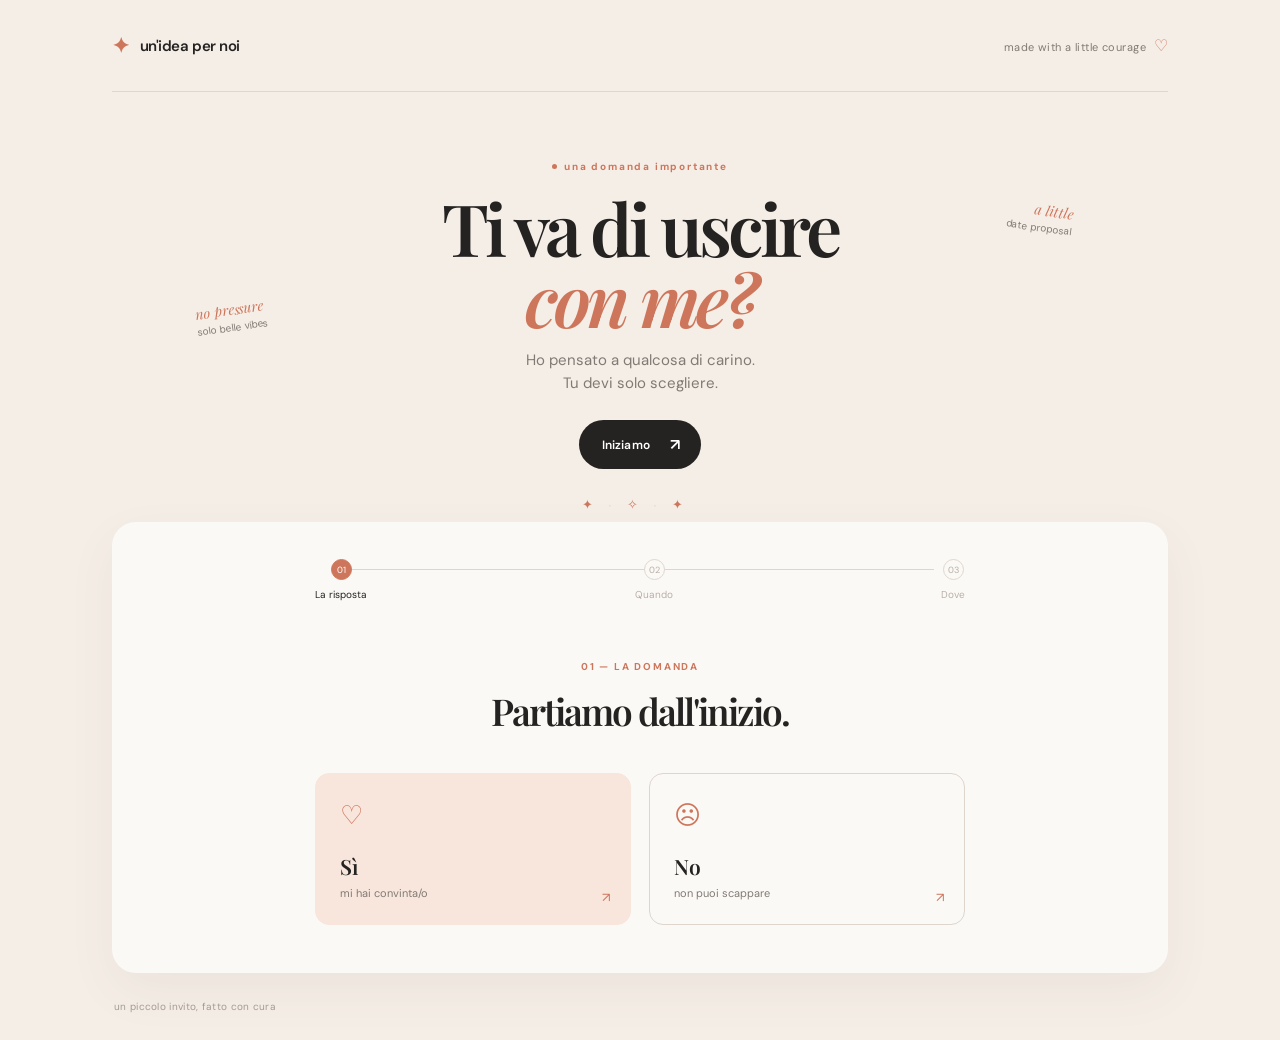
<file: index.html>
<!doctype html>
<html lang="it">
  <head>
    <meta charset="UTF-8" />
    <meta name="viewport" content="width=device-width, initial-scale=1.0" />
    <meta name="theme-color" content="#f5eee7" />
    <title>Un'idea per noi</title>
    <link rel="preconnect" href="https://fonts.googleapis.com" />
    <link rel="preconnect" href="https://fonts.gstatic.com" crossorigin />
    <link href="https://fonts.googleapis.com/css2?family=DM+Sans:wght@400;500;600;700&family=Playfair+Display:wght@500;600;700&display=swap" rel="stylesheet" />
    <link rel="stylesheet" href="style.css" />
  </head>
  <body>
    <main class="page-shell">
      <header class="topbar">
        <a class="brand" href="#" aria-label="Torna all'inizio">
          <span class="brand-mark">✦</span>
          <span>un'idea per noi</span>
        </a>
        <span class="top-note">made with a little courage <span>♡</span></span>
      </header>

      <section class="intro" id="intro">
        <div class="eyebrow"><span class="eyebrow-dot"></span> una domanda importante</div>
        <h1>Ti va di uscire<br /><em>con me?</em></h1>
        <p class="intro-copy">Ho pensato a qualcosa di carino.<br />Tu devi solo scegliere.</p>
        <button class="primary-button start-button" data-go-to="step-1">
          Iniziamo <span class="button-arrow">↗</span>
        </button>
        <div class="floating-note note-left">no pressure<br /><span>solo belle vibes</span></div>
        <div class="floating-note note-right">a little<br /><span>date proposal</span></div>
        <div class="intro-sparkles" aria-hidden="true">✦<span>·</span>✧<span>·</span>✦</div>
      </section>

      <section class="steps-panel" aria-label="Crea il tuo appuntamento">
        <div class="progress-track">
          <div class="progress-line"><span id="progress-bar"></span></div>
          <div class="progress-step active" data-step-indicator="1"><span>01</span><small>La risposta</small></div>
          <div class="progress-step" data-step-indicator="2"><span>02</span><small>Quando</small></div>
          <div class="progress-step" data-step-indicator="3"><span>03</span><small>Dove</small></div>
        </div>

        <form id="date-form">
          <section class="form-step active" id="step-1" data-step="1">
            <div class="step-heading">
              <span class="step-kicker">01 — LA DOMANDA</span>
              <h2>Partiamo dall'inizio.</h2>
           
            </div>
            <div class="answer-grid">
              <button type="button" class="answer-card answer-yes" data-answer="Sì, volentieri!">
                <span class="answer-icon">♡</span>
                <strong>Sì</strong>
                <small>mi hai convinta/o</small>
                <span class="card-corner">↗</span>
              </button>
              <button type="button" class="answer-card answer-no" data-answer="No">
                <span class="answer-icon">☹</span>
                <strong>No</strong>
                <small>non puoi scappare</small>
                <span class="card-corner">↗</span>
              </button>
            </div>
          </section>

          <section class="yes-screen" id="yes-screen">
            <div class="yes-photo-frame">
              <img src="IMG_1129.jpeg" alt="Un ricordo speciale" />
              <span class="photo-star">✦</span>
            </div>
            <span class="step-kicker">LA RISPOSTA GIUSTA</span>
            <h2>Yess! ♡</h2>
            <p>Sapevo che avresti detto di sì.<br />Adesso scegliamo il nostro momento.</p>
            <button type="button" class="primary-button" id="continue-after-yes">Scegliamo quando <span>↗</span></button>
          </section>

          <section class="form-step" id="step-2" data-step="2">
            <div class="step-heading">
              <span class="step-kicker">02 — IL MOMENTO</span>
              <h2>Scegliamo il quando.</h2>
              <p>Un momento tutto nostro, senza fretta.</p>
            </div>
            <div class="choice-grid date-grid">
              <button type="button" class="choice-card" data-date="Venerdì 15 novembre">
                <span class="choice-day">VEN</span><strong>15</strong><span>NOV</span>
                <i>perfetto per iniziare</i>
              </button>
              <button type="button" class="choice-card" data-date="Sabato 16 novembre">
                <span class="choice-day">SAB</span><strong>16</strong><span>NOV</span>
                <i>weekend mood</i>
              </button>
              <button type="button" class="choice-card" data-date="Domenica 17 novembre">
                <span class="choice-day">DOM</span><strong>17</strong><span>NOV</span>
                <i>slow sunday</i>
              </button>
            </div>
            <label class="custom-date">Oppure scegli una data diversa
              <input type="date" id="custom-date" />
            </label>
            <div class="step-actions"><button type="button" class="text-button back-button">← indietro</button><button type="button" class="primary-button next-button" data-next="3">Avanti <span>↗</span></button></div>
          </section>

          <section class="form-step" id="step-3" data-step="3">
            <div class="step-heading">
              <span class="step-kicker">03 — IL POSTO</span>
              <h2>Ho qualche idea.</h2>
              <p>Tu scegli l'atmosfera che ti va di più.</p>
            </div>
            <div class="place-grid">
              <button type="button" class="place-card" data-place="Aperitivo e passeggiata"><span class="place-emoji">🍸</span><strong>Aperitivo<br />e passeggiata</strong><small>easy &amp; chic</small><span class="radio"></span></button>
              <button type="button" class="place-card" data-place="Cena in un posticino carino"><span class="place-emoji">🍝</span><strong>Cena in un<br />posticino carino</strong><small>good food, good mood</small><span class="radio"></span></button>
              <button type="button" class="place-card" data-place="Giro a Milano"><span class="place-emoji">🌆</span><strong>Giro<br />a Milano</strong><small>city lights &amp; good vibes</small><span class="radio"></span></button>
            </div>
            <div class="step-actions"><button type="button" class="text-button back-button">← indietro</button><button type="submit" class="primary-button">Conferma l'idea <span>↗</span></button></div>
          </section>
        </form>

        <section class="success-screen" id="success-screen">
          <div class="success-flower">✦</div>
          <span class="step-kicker">INVITO PRONTO</span>
          <h2>Allora è un appuntamento.</h2>
          <div class="summary-card">
            <span id="summary-answer">Sì, volentieri!</span>
            <strong id="summary-date">Sabato 16 novembre</strong>
            <span id="summary-place">Cena in un posticino carino</span>
          </div>
          <div class="success-actions">
            <button type="button" class="primary-button" id="whatsapp-button">Invia su WhatsApp <span>↗</span></button>
            <button type="button" class="text-button" id="restart-button">ricomincia</button>
          </div>
        </section>
      </section>

      <footer><span>un piccolo invito, fatto con cura</span></footer>
    </main>
    <div class="confetti" id="confetti" aria-hidden="true"></div>
    <script src="script.js"></script>
  </body>
</html>
</file>
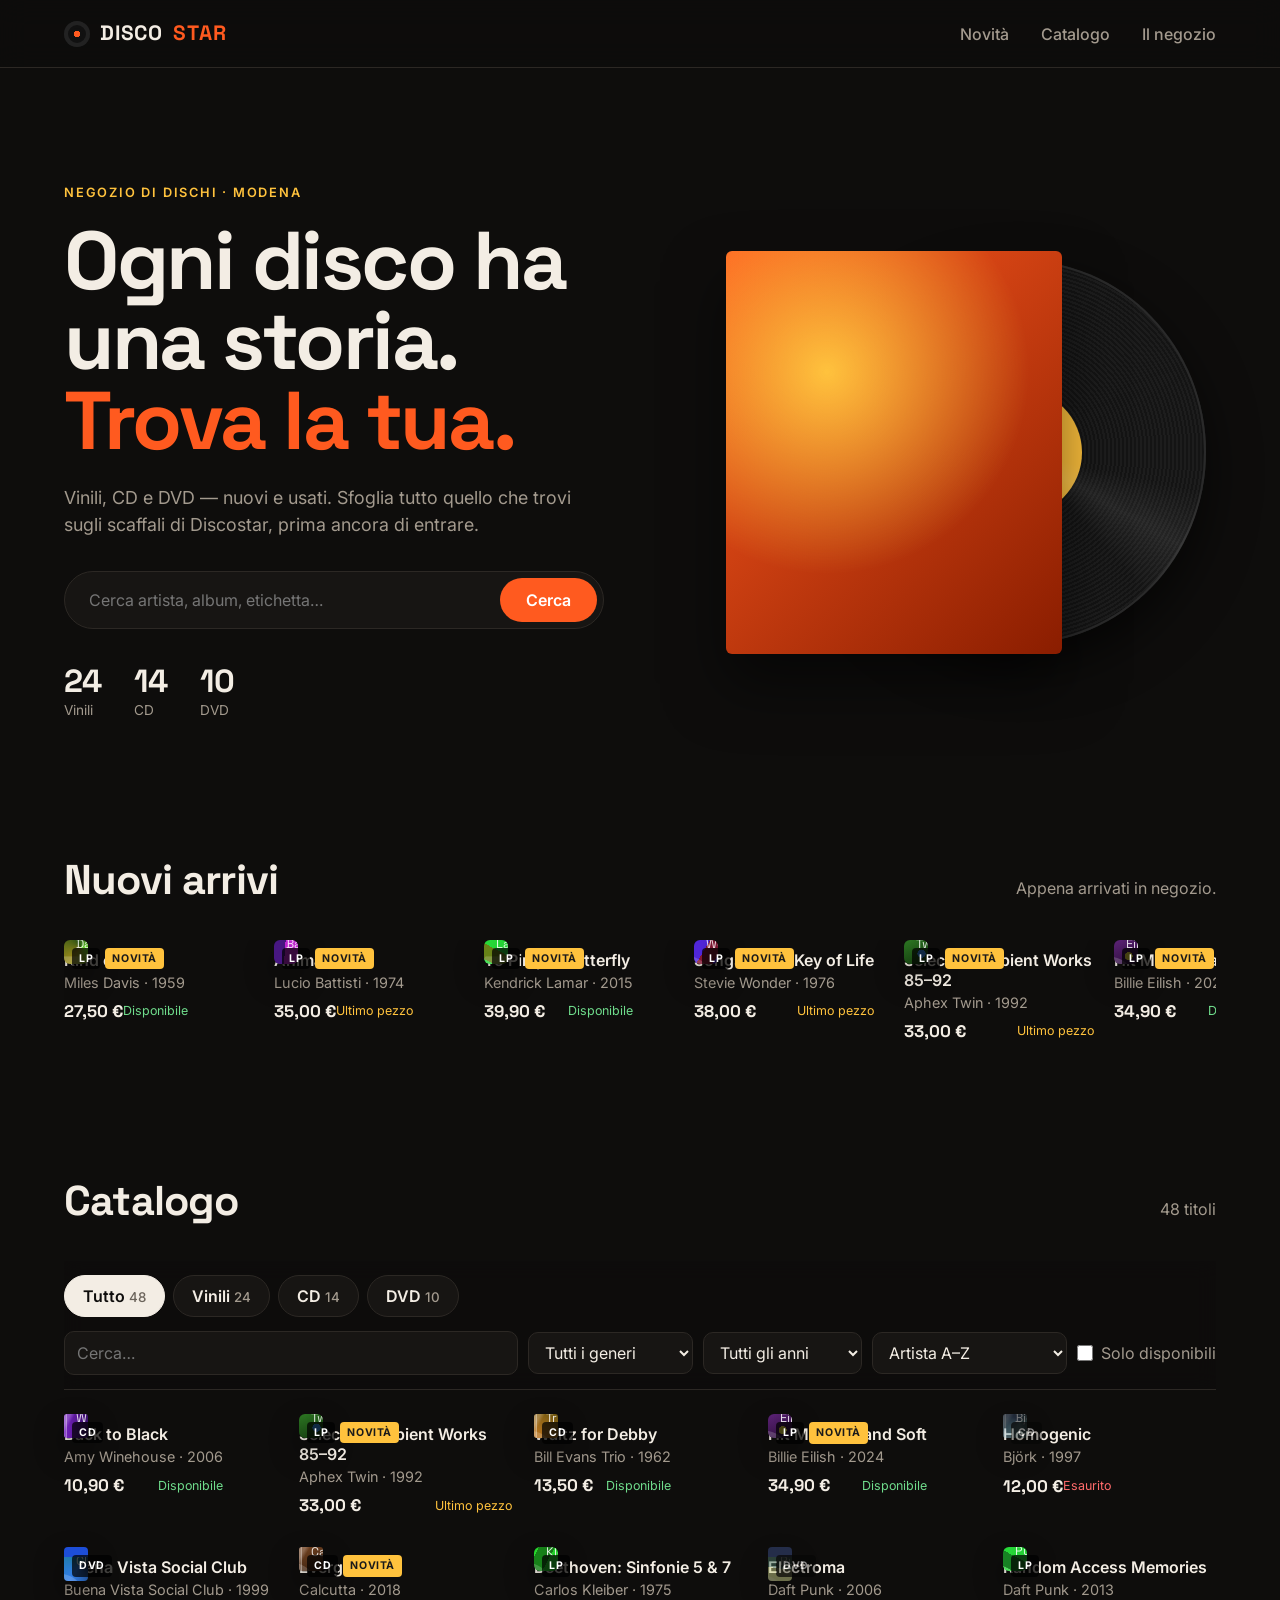
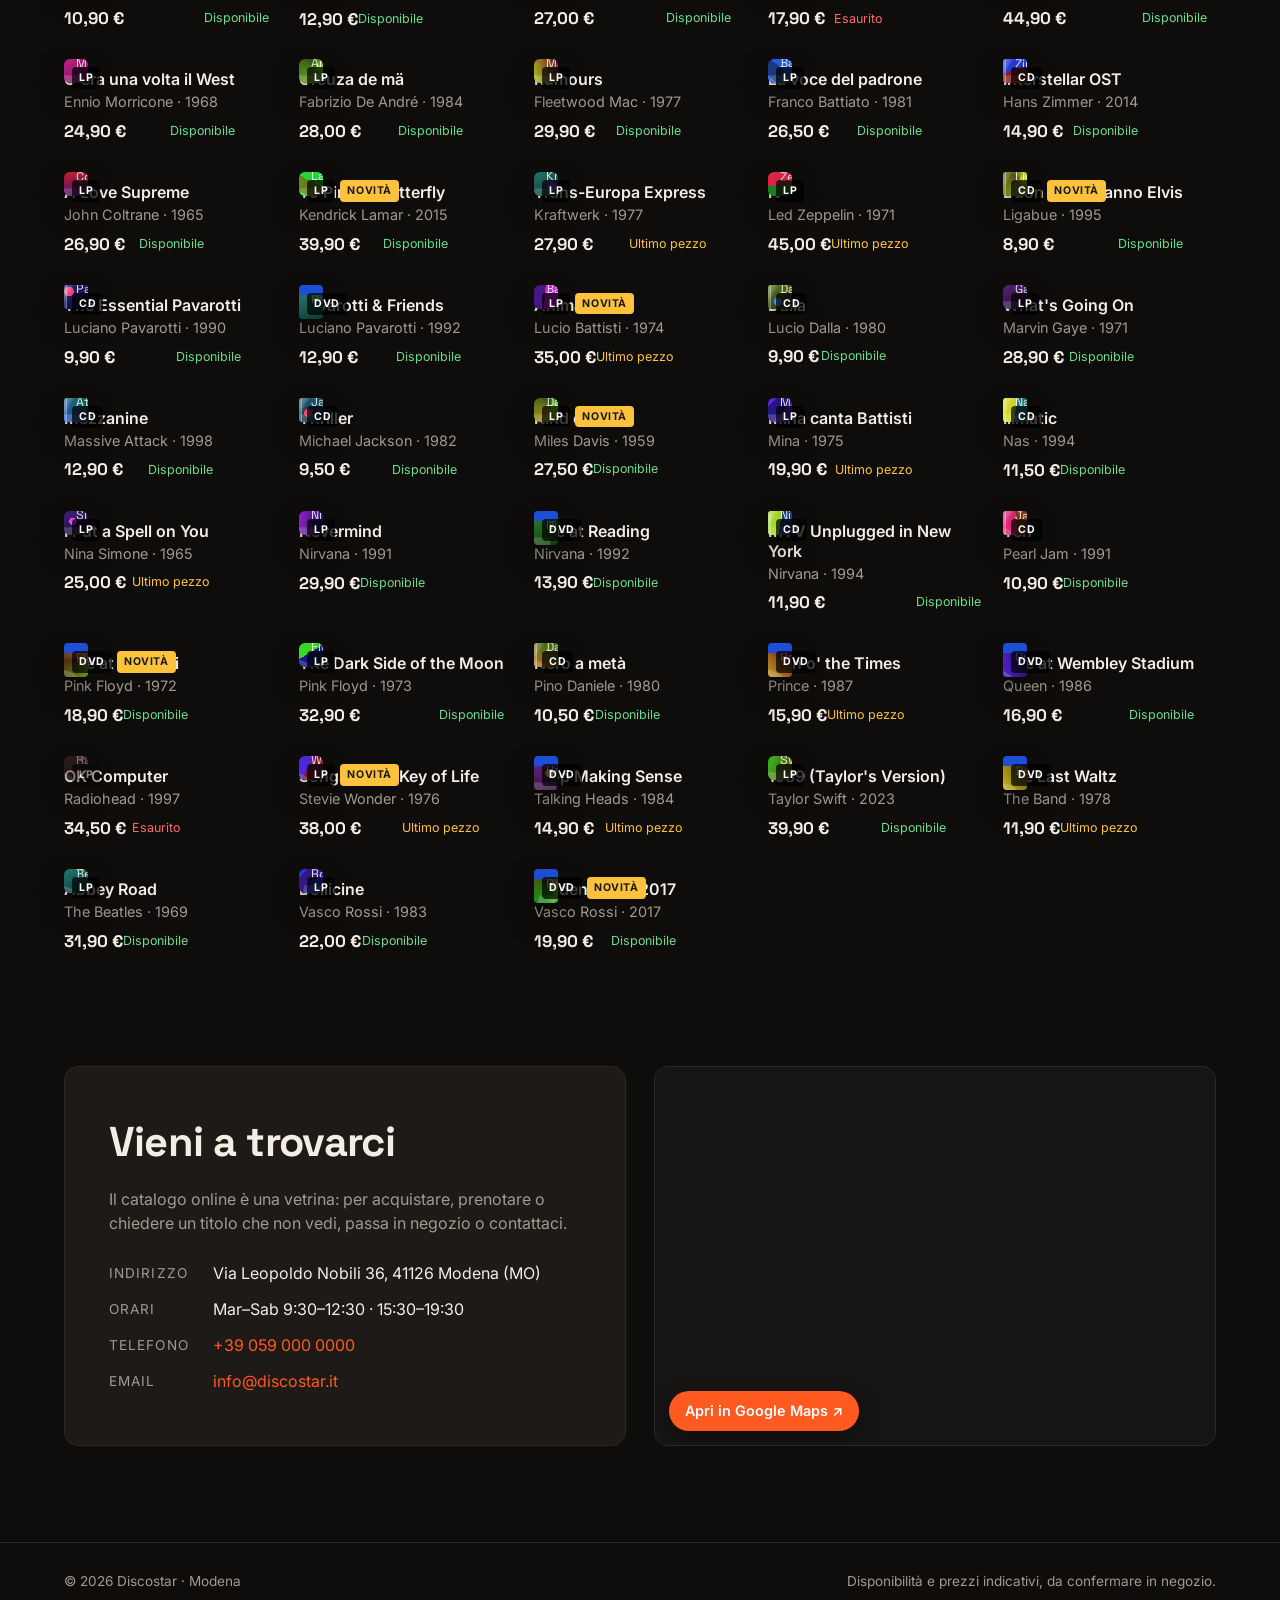
<file: progetti/discostar/index.html>
<!DOCTYPE html>
<html lang="it">
<head>
  <meta charset="UTF-8" />
  <meta name="viewport" content="width=device-width, initial-scale=1" />
  <title>Discostar — Dischi, CD e DVD a Modena</title>
  <meta name="description" content="Discostar, negozio di dischi a Modena. Scopri tutto il catalogo di vinili LP, CD e DVD, nuovi e usati." />
  <link rel="preconnect" href="https://fonts.googleapis.com" />
  <link rel="preconnect" href="https://fonts.gstatic.com" crossorigin />
  <link href="https://fonts.googleapis.com/css2?family=Space+Grotesk:wght@400;500;700&family=Inter:wght@400;500;600&display=swap" rel="stylesheet" />
  <link rel="stylesheet" href="styles.css" />
</head>
<body>
  <header class="topbar">
    <a href="#" class="logo" aria-label="Discostar home">
      <span class="logo-disc" aria-hidden="true"></span>
      DISCO<span>STAR</span>
    </a>
    <nav class="nav">
      <a href="#novita">Novità</a>
      <a href="#catalogo">Catalogo</a>
      <a href="#negozio">Il negozio</a>
    </nav>
  </header>

  <section class="hero">
    <div class="hero-text">
      <p class="eyebrow">Negozio di dischi · Modena</p>
      <h1>Ogni disco ha<br />una storia.<br /><em>Trova la tua.</em></h1>
      <p class="lead">Vinili, CD e DVD — nuovi e usati. Sfoglia tutto quello che trovi sugli scaffali di Discostar, prima ancora di entrare.</p>
      <form class="hero-search" id="heroSearch" role="search">
        <input type="search" id="heroQuery" placeholder="Cerca artista, album, etichetta…" aria-label="Cerca nel catalogo" />
        <button type="submit">Cerca</button>
      </form>
      <div class="stats" id="stats"></div>
    </div>
    <div class="hero-visual" aria-hidden="true">
      <div class="sleeve"></div>
      <div class="vinyl"><div class="vinyl-label">DISCO<br />STAR</div></div>
    </div>
  </section>

  <section id="novita" class="section">
    <div class="section-head">
      <h2>Nuovi arrivi</h2>
      <p>Appena arrivati in negozio.</p>
    </div>
    <div class="rail" id="newRail"></div>
  </section>

  <section id="catalogo" class="section">
    <div class="section-head">
      <h2>Catalogo</h2>
      <p id="resultCount"></p>
    </div>

    <div class="filters">
      <div class="format-tabs" id="formatTabs" role="tablist"></div>
      <div class="filter-row">
        <input type="search" id="query" class="input" placeholder="Cerca…" aria-label="Cerca" />
        <select id="genre" class="input" aria-label="Genere"></select>
        <select id="decade" class="input" aria-label="Decennio"></select>
        <select id="sort" class="input" aria-label="Ordina">
          <option value="artist">Artista A–Z</option>
          <option value="title">Titolo A–Z</option>
          <option value="year-desc">Più recenti</option>
          <option value="year-asc">Più vecchi</option>
          <option value="price-asc">Prezzo crescente</option>
          <option value="price-desc">Prezzo decrescente</option>
        </select>
        <label class="toggle"><input type="checkbox" id="inStock" /> Solo disponibili</label>
      </div>
    </div>

    <div class="grid" id="grid"><p class="loading">Caricamento catalogo…</p></div>
    <div class="empty" id="empty" hidden>
      <p>Nessun risultato. Non trovi quello che cerchi? <a href="#negozio">Chiedi a noi</a>: possiamo ordinarlo.</p>
    </div>
  </section>

  <section id="negozio" class="section shop">
    <div class="shop-card">
      <h2>Vieni a trovarci</h2>
      <p>Il catalogo online è una vetrina: per acquistare, prenotare o chiedere un titolo che non vedi, passa in negozio o contattaci.</p>
      <dl class="shop-info" id="shopInfo"></dl>
    </div>
    <div class="shop-map">
      <iframe id="mapFrame" title="Mappa: come raggiungere Discostar" loading="lazy" referrerpolicy="no-referrer-when-downgrade" allowfullscreen></iframe>
      <a class="map-link" id="mapLink" target="_blank" rel="noopener">Apri in Google Maps ↗</a>
    </div>
  </section>

  <footer class="footer">
    <span>© <span id="year"></span> Discostar · Modena</span>
    <span><span id="credits"></span>Disponibilità e prezzi indicativi, da confermare in negozio.</span>
  </footer>

  <dialog id="modal" class="modal">
    <button class="modal-close" id="modalClose" aria-label="Chiudi">×</button>
    <div id="modalBody"></div>
  </dialog>

  <script src="config.js"></script>
  <script src="catalog.js"></script>
  <script src="data.js"></script>
  <script src="app.js"></script>
</body>
</html>
</file>
<file: style.css>
:root{--ink:#252322;--muted:#807a74;--cream:#f5eee7;--paper:#fbf9f6;--peach:#eaa188;--peach-dark:#ce765b;--line:#ded5cd}
*{box-sizing:border-box}html{scroll-behavior:smooth}body{margin:0;background:var(--cream);color:var(--ink);font-family:"DM Sans",sans-serif;font-size:15px}.page-shell{max-width:1180px;margin:0 auto;padding:0 62px;min-height:100vh;position:relative}.topbar{height:92px;display:flex;align-items:center;justify-content:space-between;border-bottom:1px solid rgba(37,35,34,.11)}.brand{font-weight:600;letter-spacing:-.03em;display:flex;gap:10px;align-items:center;text-decoration:none;color:var(--ink)}.brand-mark{font-size:21px;color:var(--peach-dark)}.top-note{font-size:11px;color:var(--muted);letter-spacing:.04em}.top-note span{font-size:16px;color:var(--peach-dark);margin-left:4px}.intro{height:430px;text-align:center;padding-top:68px;position:relative}.eyebrow,.step-kicker{font-size:10px;letter-spacing:.18em;color:var(--peach-dark);font-weight:700}.eyebrow{display:flex;align-items:center;justify-content:center;gap:7px}.eyebrow-dot{width:5px;height:5px;border-radius:50%;background:var(--peach-dark)}h1,h2{font-family:"Playfair Display",serif;font-weight:600;letter-spacing:-.055em}h1{font-size:72px;line-height:.98;margin:19px 0 16px}h1 em{color:var(--peach-dark);font-style:italic}.intro-copy{line-height:1.55;color:var(--muted);margin:0 0 24px}.primary-button{background:var(--ink);border:0;color:white;border-radius:100px;padding:14px 21px 14px 23px;font:600 12px "DM Sans",sans-serif;letter-spacing:.01em;cursor:pointer;transition:transform .2s,background .2s}.primary-button:hover{background:#453d39;transform:translateY(-2px)}.primary-button span,.button-arrow{font-size:16px;margin-left:17px;vertical-align:-1px}.floating-note{position:absolute;text-align:left;font-family:"Playfair Display",serif;font-style:italic;color:var(--peach-dark);font-size:14px;line-height:1.15;transform:rotate(-8deg)}.floating-note span{font-family:"DM Sans",sans-serif;font-style:normal;font-size:10px;color:var(--muted)}.note-left{top:210px;left:8%}.note-right{top:110px;right:9%;text-align:right;transform:rotate(8deg)}.intro-sparkles{color:var(--peach-dark);letter-spacing:16px;font-size:13px;margin-top:27px}.intro-sparkles span{color:#c9b9ae;font-size:9px}.steps-panel{background:var(--paper);border-radius:24px;padding:37px 60px 48px;box-shadow:0 18px 50px rgba(89,63,49,.06);min-height:450px}.progress-track{display:flex;align-items:flex-start;max-width:650px;margin:0 auto 54px;position:relative;justify-content:space-between}.progress-line{height:1px;background:var(--line);position:absolute;top:10px;left:31px;right:31px;z-index:0}.progress-line span{display:block;width:0;height:100%;background:var(--peach-dark);transition:width .5s}.progress-step{z-index:1;display:flex;flex-direction:column;align-items:center;gap:8px;color:#b9aea6;font-size:10px}.progress-step span{width:21px;height:21px;border-radius:50%;border:1px solid var(--line);background:var(--paper);display:grid;place-items:center;font-size:9px}.progress-step small{font-size:10px}.progress-step.active{color:var(--ink)}.progress-step.active span{border-color:var(--peach-dark);background:var(--peach-dark);color:#fff}.form-step{display:none;animation:fadeIn .45s ease}.form-step.active{display:block}.step-heading{text-align:center}.step-heading h2{font-size:37px;margin:11px 0 9px}.step-heading p{color:var(--muted);line-height:1.55;margin:0}.answer-grid{display:grid;grid-template-columns:repeat(2,1fr);gap:18px;max-width:650px;margin:38px auto 0}.answer-card,.choice-card,.place-card{font-family:inherit;text-align:left;border:1px solid var(--line);background:transparent;cursor:pointer;transition:.25s;color:var(--ink)}.answer-card{border-radius:14px;padding:24px;position:relative}.answer-card:hover,.answer-card.selected{border-color:var(--peach-dark);background:#fffaf6;transform:translateY(-3px)}.answer-yes{background:#f8e6dc;border-color:#f8e6dc}.answer-icon{display:block;font-size:26px;color:var(--peach-dark);margin-bottom:20px}.answer-card strong{display:block;font-family:"Playfair Display",serif;font-size:21px;font-weight:600}.answer-card small,.place-card small{display:block;color:var(--muted);font-size:11px;margin-top:6px}.card-corner{position:absolute;right:20px;bottom:18px;color:var(--peach-dark)}.answer-no{position:relative;transition:transform .12s cubic-bezier(.2,.8,.2,1)}.yes-screen{display:none;text-align:center;animation:fadeIn .45s ease}.yes-screen.visible{display:block}.yes-screen h2{font-size:50px;color:var(--peach-dark);margin:12px 0 8px}.yes-screen p{color:var(--muted);line-height:1.55;margin:0 0 22px}.yes-photo-frame{width:128px;height:128px;border-radius:50%;padding:5px;background:#f8e6dc;margin:0 auto 19px;position:relative;transform:rotate(-4deg)}.yes-photo-frame img{width:100%;height:100%;object-fit:cover;border-radius:50%;display:block}.photo-star{position:absolute;right:-18px;top:3px;color:var(--peach-dark);font-size:22px;transform:rotate(15deg)}.choice-grid{display:grid;grid-template-columns:repeat(3,1fr);gap:12px;max-width:720px;margin:35px auto 20px}.choice-card{border-radius:12px;padding:17px;display:grid;grid-template-columns:1fr auto;align-items:end;position:relative}.choice-card:hover,.choice-card.selected{border-color:var(--peach-dark);background:#fff5ee}.choice-card span:not(.choice-day){font-size:11px;color:var(--muted);grid-column:1}.choice-card .choice-day{font-size:10px;letter-spacing:.1em;color:var(--peach-dark);font-weight:700;grid-column:1 / -1}.choice-card strong{font:600 36px "Playfair Display",serif;line-height:1;margin:7px 0 3px}.choice-card i{font-size:9px;color:var(--muted);font-style:normal;grid-column:1 / -1;margin-top:13px}.custom-date{display:block;text-align:center;color:var(--muted);font-size:11px}.custom-date input{margin-left:8px;border:0;border-bottom:1px solid var(--peach-dark);background:transparent;color:var(--ink);font:inherit;padding:5px}.place-grid{display:grid;grid-template-columns:repeat(3,1fr);gap:12px;max-width:800px;margin:34px auto}.place-card{border-radius:13px;padding:20px;position:relative}.place-card:hover,.place-card.selected{border-color:var(--peach-dark);background:#fff5ee}.place-emoji{font-size:26px;display:block;margin-bottom:19px}.place-card strong{font:600 18px/1.05 "Playfair Display",serif}.radio{position:absolute;top:17px;right:17px;width:13px;height:13px;border:1px solid var(--line);border-radius:50%}.selected .radio{border:4px solid var(--peach-dark)}.step-actions{display:flex;align-items:center;justify-content:center;gap:30px;margin-top:24px}.text-button{border:0;background:transparent;color:var(--muted);font:500 11px "DM Sans",sans-serif;cursor:pointer;padding:10px}.text-button:hover{color:var(--ink)}.success-screen{display:none;text-align:center}.success-screen.visible{display:block;animation:fadeIn .5s ease}.success-flower{font-size:30px;color:var(--peach-dark);margin-bottom:10px}.success-screen h2{font-size:42px;margin:12px 0 9px}.success-screen p{color:var(--muted);margin-top:0}.summary-card{max-width:330px;margin:27px auto 25px;padding:20px;border:1px solid var(--line);border-radius:13px;display:flex;flex-direction:column;gap:8px;background:#fffaf6}.summary-card span{font-size:11px;color:var(--muted)}.summary-card strong{font:600 22px "Playfair Display",serif}.success-actions{display:flex;justify-content:center;align-items:center;gap:20px}footer{display:flex;justify-content:space-between;padding:27px 2px;color:#a49a93;font-size:10px;letter-spacing:.03em}.confetti{position:fixed;inset:0;pointer-events:none;overflow:hidden}.confetti i{position:absolute;width:7px;height:13px;background:var(--peach);animation:fall 1.8s ease-out forwards}@keyframes fadeIn{from{opacity:0;transform:translateY(8px)}to{opacity:1;transform:none}}@keyframes fall{0%{transform:translateY(-10vh) rotate(0)}100%{transform:translateY(110vh) rotate(600deg);opacity:0}}@media(max-width:700px){.page-shell{padding:0 20px}.topbar{height:72px}.top-note{display:none}.intro{height:390px;padding-top:60px}h1{font-size:53px}.floating-note{display:none}.steps-panel{padding:28px 20px 35px;border-radius:18px}.progress-track{margin-bottom:43px}.answer-grid,.choice-grid,.place-grid{grid-template-columns:1fr}.answer-grid{margin-top:28px}.choice-card{grid-template-columns:1fr auto}.place-card{min-height:122px}.step-heading h2{font-size:32px}.custom-date input{display:block;margin:10px auto}.success-screen h2{font-size:35px}footer{padding-bottom:20px}}
</file>
<file: progetti/discostar/styles.css>
:root {
  --bg: #0e0d0c;
  --bg-2: #171513;
  --card: #1d1a17;
  --line: #2c2824;
  --text: #f3ede4;
  --muted: #a39a8e;
  --accent: #ff5a1f;
  --accent-2: #ffc23d;
  --radius: 14px;
  --display: "Space Grotesk", system-ui, sans-serif;
  --body: "Inter", system-ui, sans-serif;
}

* { box-sizing: border-box; margin: 0; padding: 0; }
html { scroll-behavior: smooth; }
body {
  background: var(--bg);
  color: var(--text);
  font-family: var(--body);
  line-height: 1.5;
  -webkit-font-smoothing: antialiased;
}
a { color: inherit; }
button, input, select { font: inherit; color: inherit; }

/* ---------- Header ---------- */
.topbar {
  position: sticky; top: 0; z-index: 20;
  display: flex; align-items: center; justify-content: space-between;
  padding: 18px clamp(20px, 5vw, 64px);
  background: rgba(14, 13, 12, .78);
  backdrop-filter: blur(14px);
  border-bottom: 1px solid var(--line);
}
.logo {
  display: flex; align-items: center; gap: 10px;
  font-family: var(--display); font-weight: 700; font-size: 1.3rem;
  letter-spacing: .04em; text-decoration: none;
}
.logo span:last-child { color: var(--accent); }
.logo-disc {
  width: 26px; height: 26px; border-radius: 50%;
  background: radial-gradient(circle, var(--accent) 0 18%, #111 19% 100%);
  box-shadow: inset 0 0 0 4px #222, inset 0 0 0 7px #111;
}
.nav { display: flex; gap: clamp(14px, 3vw, 32px); }
.nav a { text-decoration: none; color: var(--muted); font-weight: 500; transition: color .2s; }
.nav a:hover { color: var(--text); }

/* ---------- Hero ---------- */
.hero {
  display: grid; grid-template-columns: 1.1fr .9fr; gap: 40px; align-items: center;
  padding: clamp(48px, 9vw, 120px) clamp(20px, 5vw, 64px) 72px;
  max-width: 1320px; margin: 0 auto;
}
.eyebrow {
  color: var(--accent-2); font-weight: 600; text-transform: uppercase;
  letter-spacing: .14em; font-size: .8rem; margin-bottom: 18px;
}
h1 {
  font-family: var(--display); font-weight: 700;
  font-size: clamp(2.6rem, 6.4vw, 5.4rem); line-height: .98; letter-spacing: -.03em;
}
h1 em { font-style: normal; color: var(--accent); }
.lead { color: var(--muted); font-size: 1.12rem; max-width: 520px; margin: 24px 0 32px; }

.hero-search {
  display: flex; max-width: 540px;
  background: var(--bg-2); border: 1px solid var(--line); border-radius: 999px;
  padding: 6px; transition: border-color .2s;
}
.hero-search:focus-within { border-color: var(--accent); }
.hero-search input { flex: 1; background: none; border: 0; outline: 0; padding: 10px 18px; }
.hero-search button {
  background: var(--accent); color: #fff; border: 0; border-radius: 999px;
  padding: 10px 26px; font-weight: 600; cursor: pointer; transition: transform .15s;
}
.hero-search button:hover { transform: scale(1.04); }

.stats { display: flex; gap: 32px; margin-top: 36px; }
.stat b { display: block; font-family: var(--display); font-size: 2rem; line-height: 1; }
.stat span { color: var(--muted); font-size: .85rem; }

.hero-visual { position: relative; aspect-ratio: 1; max-width: 480px; justify-self: center; width: 100%; }
.sleeve {
  position: absolute; inset: 8% 30% 8% 0; border-radius: 6px;
  background:
    radial-gradient(circle at 30% 30%, var(--accent-2), transparent 55%),
    linear-gradient(135deg, var(--accent), #8a1d00);
  box-shadow: 0 30px 60px rgba(0,0,0,.5);
  z-index: 2;
}
.vinyl {
  position: absolute; inset: 10% 0 10% 22%; border-radius: 50%;
  background: repeating-radial-gradient(circle, #141414 0 2px, #1d1d1d 2px 4px);
  box-shadow: 0 20px 50px rgba(0,0,0,.6), inset 0 0 0 2px #2a2a2a;
  display: grid; place-items: center;
  animation: spin 6s linear infinite;
}
.vinyl::after {
  content: ""; position: absolute; inset: 0; border-radius: 50%;
  background: conic-gradient(from 30deg, transparent 0 20%, rgba(255,255,255,.07) 25%, transparent 30% 70%, rgba(255,255,255,.05) 75%, transparent 80%);
}
.vinyl-label {
  width: 34%; aspect-ratio: 1; border-radius: 50%;
  background: var(--accent-2); color: #1a1a1a;
  display: grid; place-items: center; text-align: center;
  font-family: var(--display); font-weight: 700; font-size: .8rem; line-height: 1.05;
  position: relative;
}
.vinyl-label::after {
  content: ""; position: absolute; width: 8%; aspect-ratio: 1; border-radius: 50%; background: var(--bg);
}
@keyframes spin { to { transform: rotate(360deg); } }

/* ---------- Sections ---------- */
.section { max-width: 1320px; margin: 0 auto; padding: 56px clamp(20px, 5vw, 64px); }
.section-head { display: flex; align-items: baseline; justify-content: space-between; gap: 16px; margin-bottom: 28px; flex-wrap: wrap; }
h2 { font-family: var(--display); font-size: clamp(1.8rem, 3.4vw, 2.6rem); letter-spacing: -.02em; }
.section-head p { color: var(--muted); }

/* ---------- New arrivals rail ---------- */
.rail {
  display: grid; grid-auto-flow: column; grid-auto-columns: minmax(190px, 220px);
  gap: 20px; overflow-x: auto; padding-bottom: 14px; scroll-snap-type: x mandatory;
}
.rail .card { scroll-snap-align: start; }
.rail::-webkit-scrollbar { height: 6px; }
.rail::-webkit-scrollbar-thumb { background: var(--line); border-radius: 3px; }

/* ---------- Filters ---------- */
.filters {
  position: sticky; top: 69px; z-index: 10;
  background: rgba(14, 13, 12, .92); backdrop-filter: blur(10px);
  padding: 14px 0; margin-bottom: 24px;
  border-bottom: 1px solid var(--line);
}
.format-tabs { display: flex; gap: 8px; margin-bottom: 14px; flex-wrap: wrap; }
.tab {
  border: 1px solid var(--line); background: var(--bg-2); border-radius: 999px;
  padding: 8px 18px; cursor: pointer; font-weight: 600; transition: all .2s;
}
.tab small { color: var(--muted); font-weight: 500; margin-left: 4px; }
.tab:hover { border-color: var(--muted); }
.tab.active { background: var(--text); color: var(--bg); border-color: var(--text); }
.tab.active small { color: #6b645b; }

.filter-row { display: flex; gap: 10px; flex-wrap: wrap; align-items: center; }
.input {
  background: var(--bg-2); border: 1px solid var(--line); border-radius: 10px;
  padding: 9px 12px; outline: 0; transition: border-color .2s;
}
.input:focus { border-color: var(--accent); }
#query { flex: 1 1 220px; }
.toggle { display: flex; align-items: center; gap: 8px; color: var(--muted); cursor: pointer; user-select: none; }
.toggle input { accent-color: var(--accent); width: 16px; height: 16px; }

/* ---------- Grid & cards ---------- */
.grid { display: grid; grid-template-columns: repeat(auto-fill, minmax(190px, 1fr)); gap: 28px 22px; }
.card {
  background: none; border: 0; text-align: left; cursor: pointer;
  display: flex; flex-direction: column; gap: 10px;
  animation: fadeUp .4s ease both;
}
@keyframes fadeUp { from { opacity: 0; transform: translateY(10px); } }

.cover-wrap { position: relative; aspect-ratio: 1; }
.card[data-format="DVD"] .cover-wrap { aspect-ratio: 1; display: grid; place-items: center; }

.cover {
  position: absolute; inset: 0; border-radius: 6px; overflow: hidden; z-index: 2;
  box-shadow: 0 14px 30px rgba(0,0,0,.45);
  transition: transform .35s cubic-bezier(.2,.8,.2,1);
  display: flex; flex-direction: column; justify-content: flex-end; padding: 12px;
}
.cover-text { position: relative; z-index: 1; font-family: var(--display); line-height: 1.05; color: #fff; text-shadow: 0 1px 8px rgba(0,0,0,.35); }
.cover-text b { display: block; font-size: 1.05rem; }
.cover-text span { font-size: .78rem; opacity: .85; }
.cover-glyph {
  position: absolute; top: -8%; right: -6%; font-family: var(--display); font-weight: 700;
  font-size: 8rem; line-height: 1; opacity: .18; color: #fff;
}

/* LP: record slides out on hover */
.card[data-format="LP"] .disc {
  position: absolute; inset: 4%; border-radius: 50%; z-index: 1;
  background: repeating-radial-gradient(circle, #111 0 2px, #1c1c1c 2px 4px);
  transition: transform .45s cubic-bezier(.2,.8,.2,1);
}
.card[data-format="LP"] .disc::after {
  content: ""; position: absolute; inset: 34%; border-radius: 50%; background: var(--disc-label, var(--accent));
}
.card[data-format="LP"]:hover .disc { transform: translateX(28%) rotate(90deg); }
.card[data-format="LP"]:hover .cover { transform: translateX(-6%); }

/* CD: jewel case look */
.card[data-format="CD"] .cover { border-radius: 3px; }
.card[data-format="CD"] .cover::before {
  content: ""; position: absolute; left: 0; top: 0; bottom: 0; width: 9%;
  background: rgba(255,255,255,.18); border-right: 1px solid rgba(255,255,255,.25); z-index: 1;
}
.card[data-format="CD"] .cover::after {
  content: ""; position: absolute; inset: 0;
  background: linear-gradient(120deg, rgba(255,255,255,.22) 0 18%, transparent 30%);
}
.card[data-format="CD"]:hover .cover { transform: translateY(-6px); }

/* DVD: tall keep case */
.card[data-format="DVD"] .cover { inset: 0 13%; border-radius: 4px; border-top: 10px solid #1d4ed8; }
.card[data-format="DVD"]:hover .cover { transform: translateY(-6px) rotate(-1.5deg); }

.badges { position: absolute; top: 8px; left: 8px; display: flex; gap: 5px; z-index: 3; }
.card[data-format="DVD"] .badges { left: calc(13% + 8px); }
.badge {
  font-size: .66rem; font-weight: 700; letter-spacing: .06em; text-transform: uppercase;
  padding: 3px 7px; border-radius: 4px; background: rgba(0,0,0,.72); color: #fff;
}
.badge.new { background: var(--accent-2); color: #1a1a1a; }

.meta { display: flex; flex-direction: column; gap: 2px; }
.meta .title { font-weight: 600; line-height: 1.25; }
.meta .artist { color: var(--muted); font-size: .9rem; }
.meta .row { display: flex; justify-content: space-between; align-items: center; margin-top: 4px; font-size: .88rem; }
.meta .price { font-family: var(--display); font-weight: 700; font-size: 1.05rem; }
.avail { color: #6fdc8c; font-size: .78rem; }
.avail.low { color: var(--accent-2); }
.avail.out { color: #ff6b6b; }
.card.soldout .cover-wrap { opacity: .5; filter: grayscale(.6); }

.empty { text-align: center; padding: 60px 20px; color: var(--muted); }
.empty a { color: var(--accent); }

/* ---------- Shop ---------- */
.shop { display: grid; grid-template-columns: 1fr 1fr; gap: 28px; }
.shop-card { background: var(--card); border: 1px solid var(--line); border-radius: var(--radius); padding: clamp(24px, 4vw, 44px); }
.shop-card > p { color: var(--muted); margin: 14px 0 26px; }
.shop-info { display: grid; grid-template-columns: auto 1fr; gap: 12px 24px; }
.shop-info dt { color: var(--muted); font-size: .85rem; text-transform: uppercase; letter-spacing: .08em; padding-top: 2px; }
.shop-info dd a { color: var(--accent); text-decoration: none; }
.shop-map {
  border-radius: var(--radius); min-height: 380px; position: relative; overflow: hidden;
  border: 1px solid var(--line); background: var(--bg-2);
}
.shop-map iframe {
  position: absolute; inset: 0; width: 100%; height: 100%; border: 0;
  /* mappa scura in tema col sito; torna a colori al passaggio del mouse */
  filter: invert(.9) hue-rotate(180deg) saturate(.8);
  transition: filter .4s;
}
.shop-map:hover iframe { filter: none; }
.map-link {
  position: absolute; left: 14px; bottom: 14px; z-index: 1;
  background: var(--accent); color: #fff; text-decoration: none; font-weight: 600; font-size: .9rem;
  padding: 9px 16px; border-radius: 999px; box-shadow: 0 6px 20px rgba(0,0,0,.4);
}
.loading { color: var(--muted); grid-column: 1 / -1; padding: 40px 0; }

/* ---------- Footer ---------- */
.footer {
  display: flex; justify-content: space-between; flex-wrap: wrap; gap: 10px;
  padding: 28px clamp(20px, 5vw, 64px); margin-top: 40px;
  border-top: 1px solid var(--line); color: var(--muted); font-size: .85rem;
}

/* ---------- Modal ---------- */
.modal {
  margin: auto; border: 1px solid var(--line); border-radius: 18px;
  background: var(--card); color: var(--text);
  width: min(860px, 92vw); padding: 0; overflow: hidden;
}
.modal::backdrop { background: rgba(0,0,0,.7); backdrop-filter: blur(4px); }
.modal[open] { animation: pop .25s ease; }
@keyframes pop { from { opacity: 0; transform: scale(.96); } }
.modal-close {
  position: absolute; top: 12px; right: 14px; z-index: 5;
  width: 36px; height: 36px; border-radius: 50%; border: 0; cursor: pointer;
  background: rgba(0,0,0,.5); color: #fff; font-size: 1.4rem; line-height: 1;
}
.modal { max-height: 92vh; overflow-y: auto; }

/* ---------- Scheda prodotto: base comune ---------- */
.detail { display: grid; grid-template-columns: 1.05fr 1fr; min-height: 460px; position: relative; overflow: hidden; }
.detail-art { position: relative; display: grid; place-items: center; padding: 48px 40px; }
.detail-object { position: relative; width: min(100%, 300px); aspect-ratio: 1; }
.detail-cover {
  position: absolute; inset: 0; z-index: 2; border-radius: 6px; overflow: hidden;
  display: flex; flex-direction: column; justify-content: flex-end; padding: 16px;
  box-shadow: 0 24px 50px rgba(0,0,0,.5);
}
.detail-cover .cover-text b { font-size: 1.3rem; }
.detail-disc { position: absolute; inset: 3%; z-index: 1; }
.disc-spin { width: 100%; height: 100%; border-radius: 50%; display: grid; place-items: center; }
.disc-spin span {
  width: 34%; aspect-ratio: 1; border-radius: 50%; display: grid; place-items: center;
  font-family: var(--display); font-weight: 700; font-size: .8rem; color: #1a1a1a;
}
.detail-info { padding: 48px 40px 40px 8px; display: flex; flex-direction: column; gap: 6px; position: relative; z-index: 1; }
.detail-info .fmt { font-weight: 700; letter-spacing: .14em; font-size: .78rem; text-transform: uppercase; }
.detail-info .fmt em { font-style: normal; color: var(--accent-2); }
.detail-info h3 { font-family: var(--display); font-size: 2rem; line-height: 1.05; letter-spacing: -.02em; }
.detail-info .by { color: var(--muted); font-size: 1.1rem; margin-bottom: 10px; }
.spec-pills { list-style: none; display: flex; flex-wrap: wrap; gap: 6px; margin-bottom: 16px; }
.spec-pills li { font-size: .76rem; font-weight: 600; padding: 4px 10px; border-radius: 999px; border: 1px solid currentColor; }
.specs { display: grid; grid-template-columns: auto 1fr; gap: 6px 18px; font-size: .92rem; margin-bottom: 18px; }
.specs dt { color: var(--muted); }
.buy { display: flex; align-items: baseline; gap: 14px; margin-top: auto; }
.detail-price { font-family: var(--display); font-size: 2.2rem; font-weight: 700; }
.cta {
  display: inline-block; margin-top: 14px; text-align: center; text-decoration: none;
  background: var(--accent); color: #fff; padding: 12px 22px; border-radius: 999px; font-weight: 600;
  transition: transform .15s;
}
.cta:hover { transform: translateY(-2px); }

/* ---------- LP: vinile caldo, il disco esce dalla copertina e gira ---------- */
.detail[data-format="LP"] { background: radial-gradient(120% 90% at 15% 20%, hsl(var(--h) 55% 24%), #15110e 62%); }
.detail[data-format="LP"] .detail-art { padding-right: 120px; }
.detail[data-format="LP"] .detail-disc { transform: translateX(46%); animation: lpOut 1s .2s cubic-bezier(.2,.8,.2,1) backwards; }
@keyframes lpOut { from { transform: translateX(0); } }
.detail[data-format="LP"] .disc-spin {
  background:
    conic-gradient(from 20deg, transparent 0 18%, rgba(255,255,255,.08) 24%, transparent 30% 68%, rgba(255,255,255,.06) 74%, transparent 80%),
    repeating-radial-gradient(circle, #0d0d0d 0 1.5px, #1c1c1c 1.5px 3px);
  box-shadow: 0 24px 50px rgba(0,0,0,.6);
  animation: spin 1.8s linear infinite; /* 33⅓ giri al minuto */
}
.detail[data-format="LP"] .disc-spin span { background: var(--disc-label); }
.detail[data-format="LP"] .fmt { color: var(--accent); }
.detail[data-format="LP"] .spec-pills li { color: var(--accent-2); }

/* ---------- CD: argento chiaro, custodia jewel case, disco iridescente ---------- */
.modal[data-format="CD"] { background: #dfe4ea; border-color: #c2c9d2; }
.modal[data-format="CD"] .modal-close { background: rgba(20,23,28,.1); color: #14171c; }
.detail[data-format="CD"] { grid-template-columns: 1fr 1.05fr; color: #14171c; background: linear-gradient(150deg, #f5f7fa, #cdd5de); }
.detail[data-format="CD"] .detail-art { order: 2; padding: 90px 50px 40px 30px; }
.detail[data-format="CD"] .detail-object { width: min(100%, 260px); }
.detail[data-format="CD"] .detail-cover { border-radius: 2px; box-shadow: 0 24px 40px rgba(20,30,50,.35); }
.detail[data-format="CD"] .detail-cover::before {
  content: ""; position: absolute; left: 0; top: 0; bottom: 0; width: 8%; z-index: 1;
  background: linear-gradient(90deg, rgba(255,255,255,.45), rgba(255,255,255,.15)); border-right: 1px solid rgba(255,255,255,.5);
}
.detail[data-format="CD"] .detail-cover::after {
  content: ""; position: absolute; inset: 0;
  background: linear-gradient(115deg, rgba(255,255,255,.4) 0 14%, transparent 28% 70%, rgba(255,255,255,.12) 85%);
}
.detail[data-format="CD"] .detail-disc { inset: 6%; transform: translate(24%, -36%); animation: cdOut 1s .2s cubic-bezier(.2,.8,.2,1) backwards; }
@keyframes cdOut { from { transform: translate(0, 0); } }
.detail[data-format="CD"] .disc-spin {
  background:
    radial-gradient(circle, transparent 0 7%, #eef1f4 7.5% 15%, rgba(255,255,255,.35) 15.5% 17%, transparent 17.5%),
    conic-gradient(from 0deg, #e3e8ee, #b9efff, #ffd3f1, #fff1b8, #c9ffd9, #c8d4ff, #e3e8ee);
  box-shadow: 0 10px 30px rgba(20,30,50,.3), inset 0 0 0 1px rgba(0,0,0,.08);
  animation: spin 4s linear infinite;
}
.detail[data-format="CD"] .disc-spin span { display: none; }
.detail[data-format="CD"] .detail-info { padding: 48px 8px 40px 44px; }
.detail[data-format="CD"] .fmt { color: #2563eb; }
.detail[data-format="CD"] .by, .detail[data-format="CD"] .specs dt { color: #5b6573; }
.detail[data-format="CD"] .spec-pills li { color: #334155; }
.detail[data-format="CD"] .cta { background: #14171c; }
.detail[data-format="CD"] .avail { color: #1f8f45; }
.detail[data-format="CD"] .avail.low { color: #a15c00; }
.detail[data-format="CD"] .avail.out { color: #c62828; }

/* ---------- DVD: cinema, schermo panoramico e custodia alta ---------- */
.detail[data-format="DVD"] { display: block; min-height: 0; background: #07080c; }
.detail[data-format="DVD"] .detail-art { display: block; padding: 0; }
.screen { position: relative; height: 230px; overflow: hidden; background: #000; }
.screen::before {
  content: ""; position: absolute; inset: -30px; background: var(--cover);
  filter: blur(18px) brightness(.55) saturate(1.3);
}
.screen::after {
  content: ""; position: absolute; inset: 0;
  background:
    linear-gradient(#000 0 12%, transparent 12% 88%, #000 88%),
    radial-gradient(ellipse at center, transparent 40%, rgba(0,0,0,.7));
}
.play {
  position: absolute; z-index: 1; left: 50%; top: 50%; transform: translate(-50%, -50%);
  width: 64px; height: 64px; border-radius: 50%; display: grid; place-items: center; padding-left: 4px;
  border: 2px solid rgba(255,255,255,.85); color: #fff; font-size: 1.3rem;
  background: rgba(255,255,255,.08); backdrop-filter: blur(4px);
  animation: pulse 2.2s ease-in-out infinite;
}
@keyframes pulse { 50% { box-shadow: 0 0 0 16px rgba(255,255,255,.07); } }
.detail[data-format="DVD"] .detail-object {
  position: absolute; left: 40px; top: 120px; width: 180px; aspect-ratio: .7; z-index: 2;
  animation: dvdIn .7s .1s cubic-bezier(.2,.8,.2,1) backwards;
}
@keyframes dvdIn { from { opacity: 0; transform: translateY(40px) rotate(-4deg); } }
.detail[data-format="DVD"] .detail-cover {
  border-radius: 4px; padding-top: 30px;
  box-shadow: 0 30px 60px rgba(0,0,0,.75), 0 0 0 1px rgba(255,255,255,.08);
}
.detail[data-format="DVD"] .detail-cover::before {
  content: "DVD VIDEO"; position: absolute; left: 0; right: 0; top: 0; height: 18px; z-index: 1;
  background: #1d4ed8; color: #fff; font: 800 .62rem/18px var(--body); letter-spacing: .14em; padding-left: 8px;
}
.detail[data-format="DVD"] .detail-disc { display: none; }
.detail[data-format="DVD"] .detail-info { padding: 26px 40px 36px 256px; min-height: 270px; }
.detail[data-format="DVD"] .fmt { color: #60a5fa; }
.detail[data-format="DVD"] .spec-pills li { color: #93c5fd; }
.detail[data-format="DVD"] .cta { background: #2563eb; }

@media (max-width: 860px) {
  .detail { grid-template-columns: 1fr !important; min-height: 0; }
  .detail-info, .detail[data-format="CD"] .detail-info { padding: 8px 28px 32px; }
  .detail[data-format="LP"] .detail-art { padding: 36px 36% 16px 28px; }
  .detail[data-format="CD"] .detail-art { order: 0; padding: 80px 28px 16px; }
  .detail[data-format="CD"] .detail-object { width: 200px; }
  .screen { height: 170px; }
  .detail[data-format="DVD"] .detail-object { left: 24px; top: 90px; width: 120px; }
  .detail[data-format="DVD"] .detail-info { padding: 20px 24px 30px 168px; min-height: 200px; }
}
@media (max-width: 520px) {
  .detail-info h3 { font-size: 1.6rem; }
  .detail[data-format="DVD"] .detail-object { width: 104px; }
  .detail[data-format="DVD"] .detail-info { padding: 100px 22px 28px; }
}

.draft-bar { background: #1d4ed8; color: #fff; text-align: center; font-size: .85rem; padding: 6px 16px; }

/* ---------- Copertine originali e tracklist (Discogs) ---------- */
.cover-img { position: absolute; inset: 0; width: 100%; height: 100%; object-fit: cover; z-index: 2; }
.card[data-format="CD"] .cover::before, .card[data-format="CD"] .cover::after,
.detail[data-format="CD"] .detail-cover::before, .detail[data-format="CD"] .detail-cover::after { z-index: 3; }
.detail[data-format="DVD"] .detail-cover::before { z-index: 3; }
.detail[data-format="DVD"] .detail-cover .cover-img { top: 18px; height: calc(100% - 18px); }
.footer a { color: inherit; }

.tracklist { margin: 2px 0 16px; border-top: 1px solid rgba(128,128,128,.25); padding-top: 10px; }
.tracklist summary { cursor: pointer; font-weight: 600; font-size: .9rem; list-style: none; }
.tracklist summary::-webkit-details-marker { display: none; }
.tracklist summary::after { content: " ▾"; opacity: .6; }
.tracklist:not([open]) summary::after { content: " ▸"; }
.tracklist summary small { opacity: .6; font-weight: 500; margin-left: 4px; }
.tracklist ol { list-style: none; max-height: 210px; overflow-y: auto; margin-top: 8px; padding-right: 6px; font-size: .88rem; }
.tracklist li { display: grid; grid-template-columns: 34px 1fr auto; gap: 8px; padding: 4px 0; border-bottom: 1px solid rgba(128,128,128,.12); }
.tracklist li.tl-head {
  display: block; border: 0; padding: 10px 0 2px;
  font-size: .72rem; font-weight: 700; letter-spacing: .12em; text-transform: uppercase; opacity: .7;
}
.tracklist li.tl-head:first-child { padding-top: 0; }
.tl-pos, .tl-dur { opacity: .55; font-variant-numeric: tabular-nums; }
.detail[data-format="LP"] .tl-head { color: var(--accent-2); opacity: 1; }
.dg-credit { margin-top: 10px; font-size: .78rem; opacity: .6; text-decoration: none; }
.dg-credit:hover { opacity: 1; text-decoration: underline; }

/* ---------- Responsive ---------- */
@media (max-width: 860px) {
  .hero { grid-template-columns: 1fr; }
  .hero-visual { max-width: 320px; order: -1; }
  .shop { grid-template-columns: 1fr; }
  .nav a:not(:nth-child(2)) { display: none; }
}
@media (max-width: 520px) {
  .grid { grid-template-columns: repeat(2, 1fr); gap: 22px 14px; }
  .filters { top: 65px; }
  .filter-row .input:not(#query) { flex: 1 1 45%; }
  .cover-glyph { font-size: 5rem; }
}
@media (prefers-reduced-motion: reduce) {
  *, *::before, *::after { animation: none !important; transition: none !important; }
}
</file>
